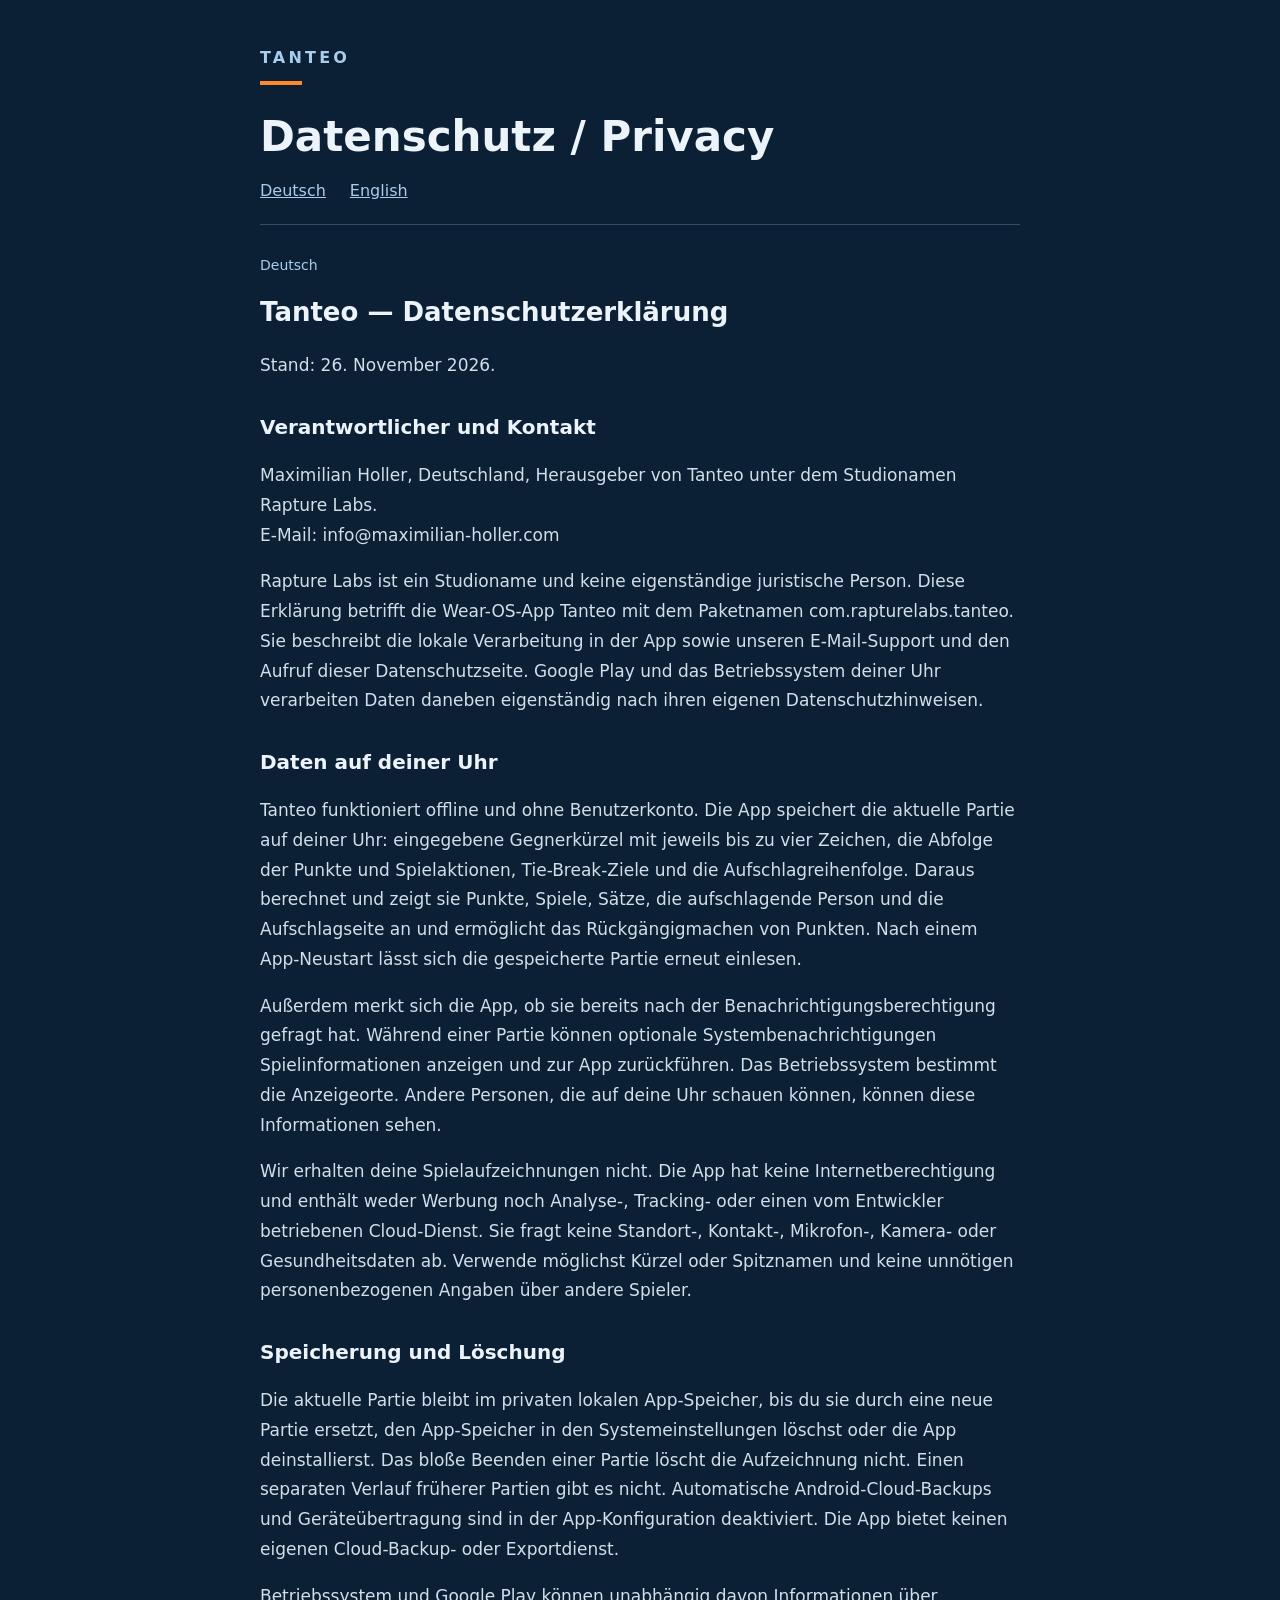
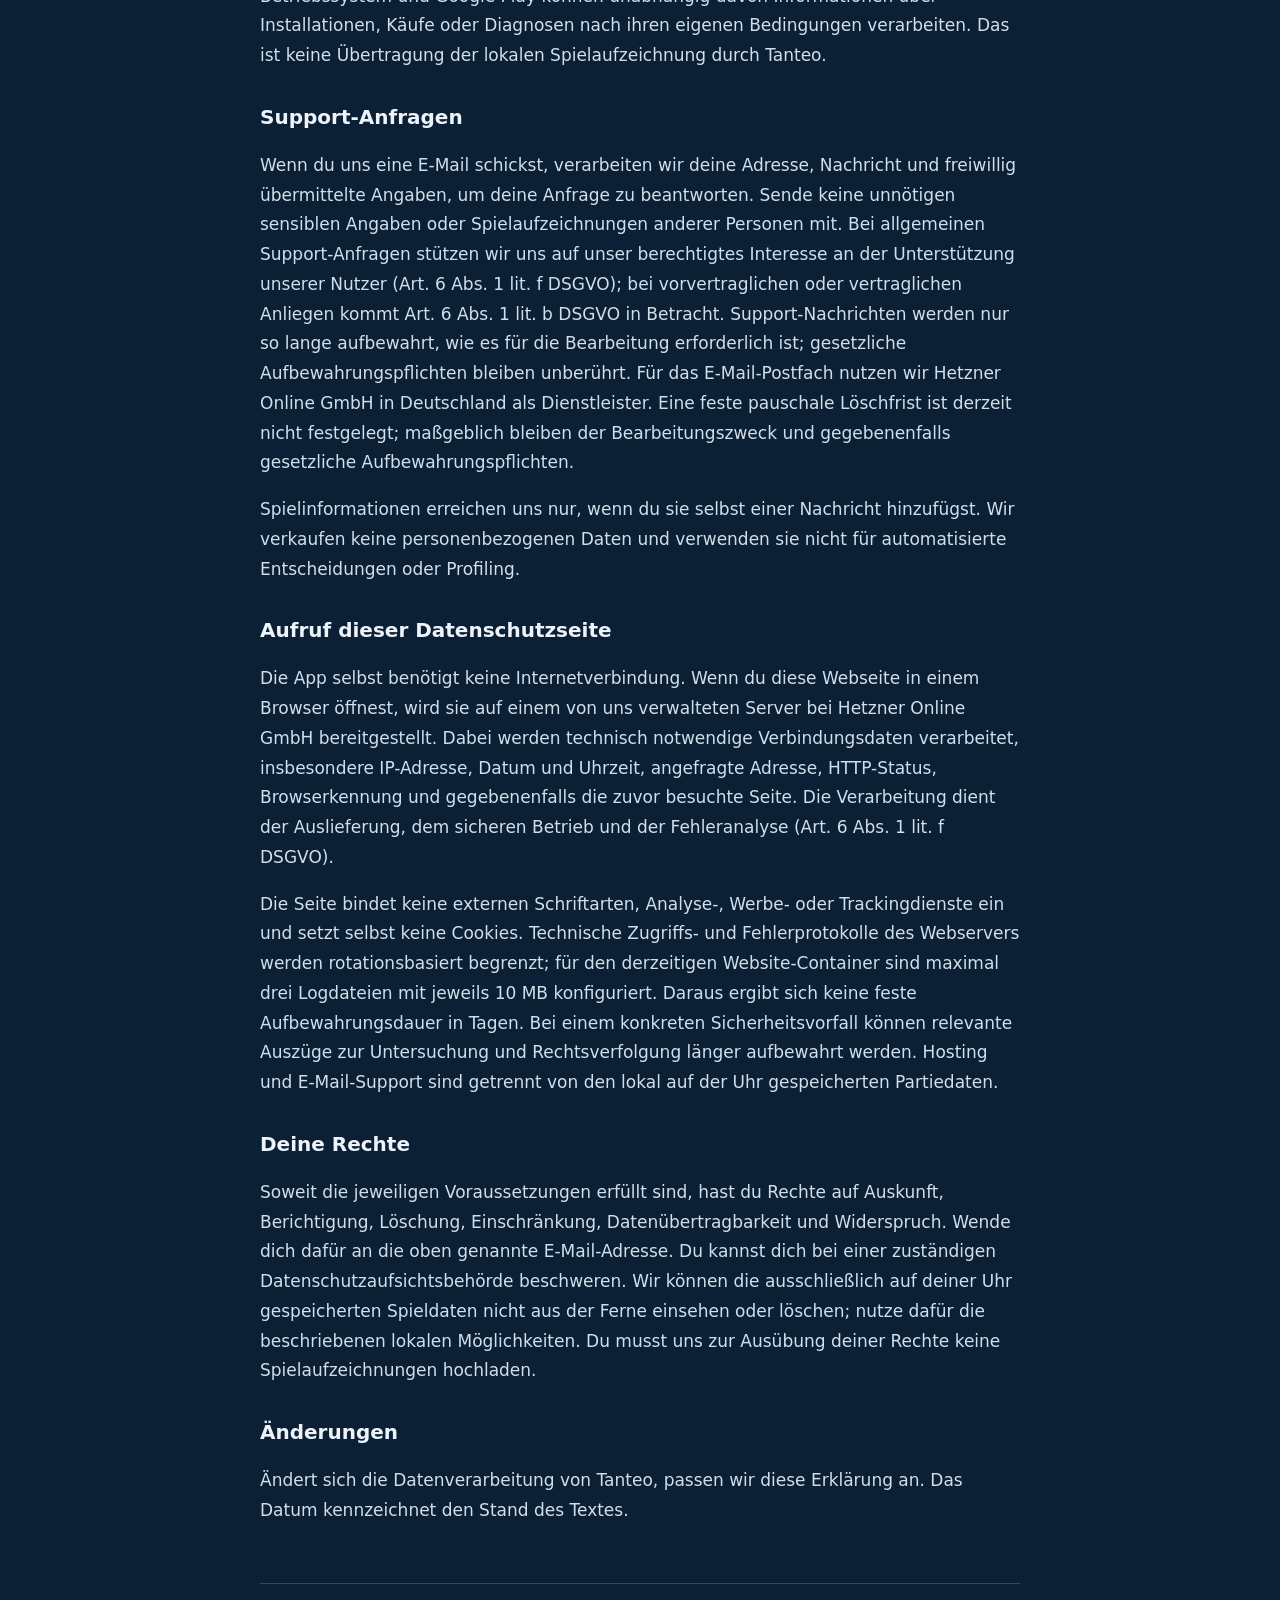
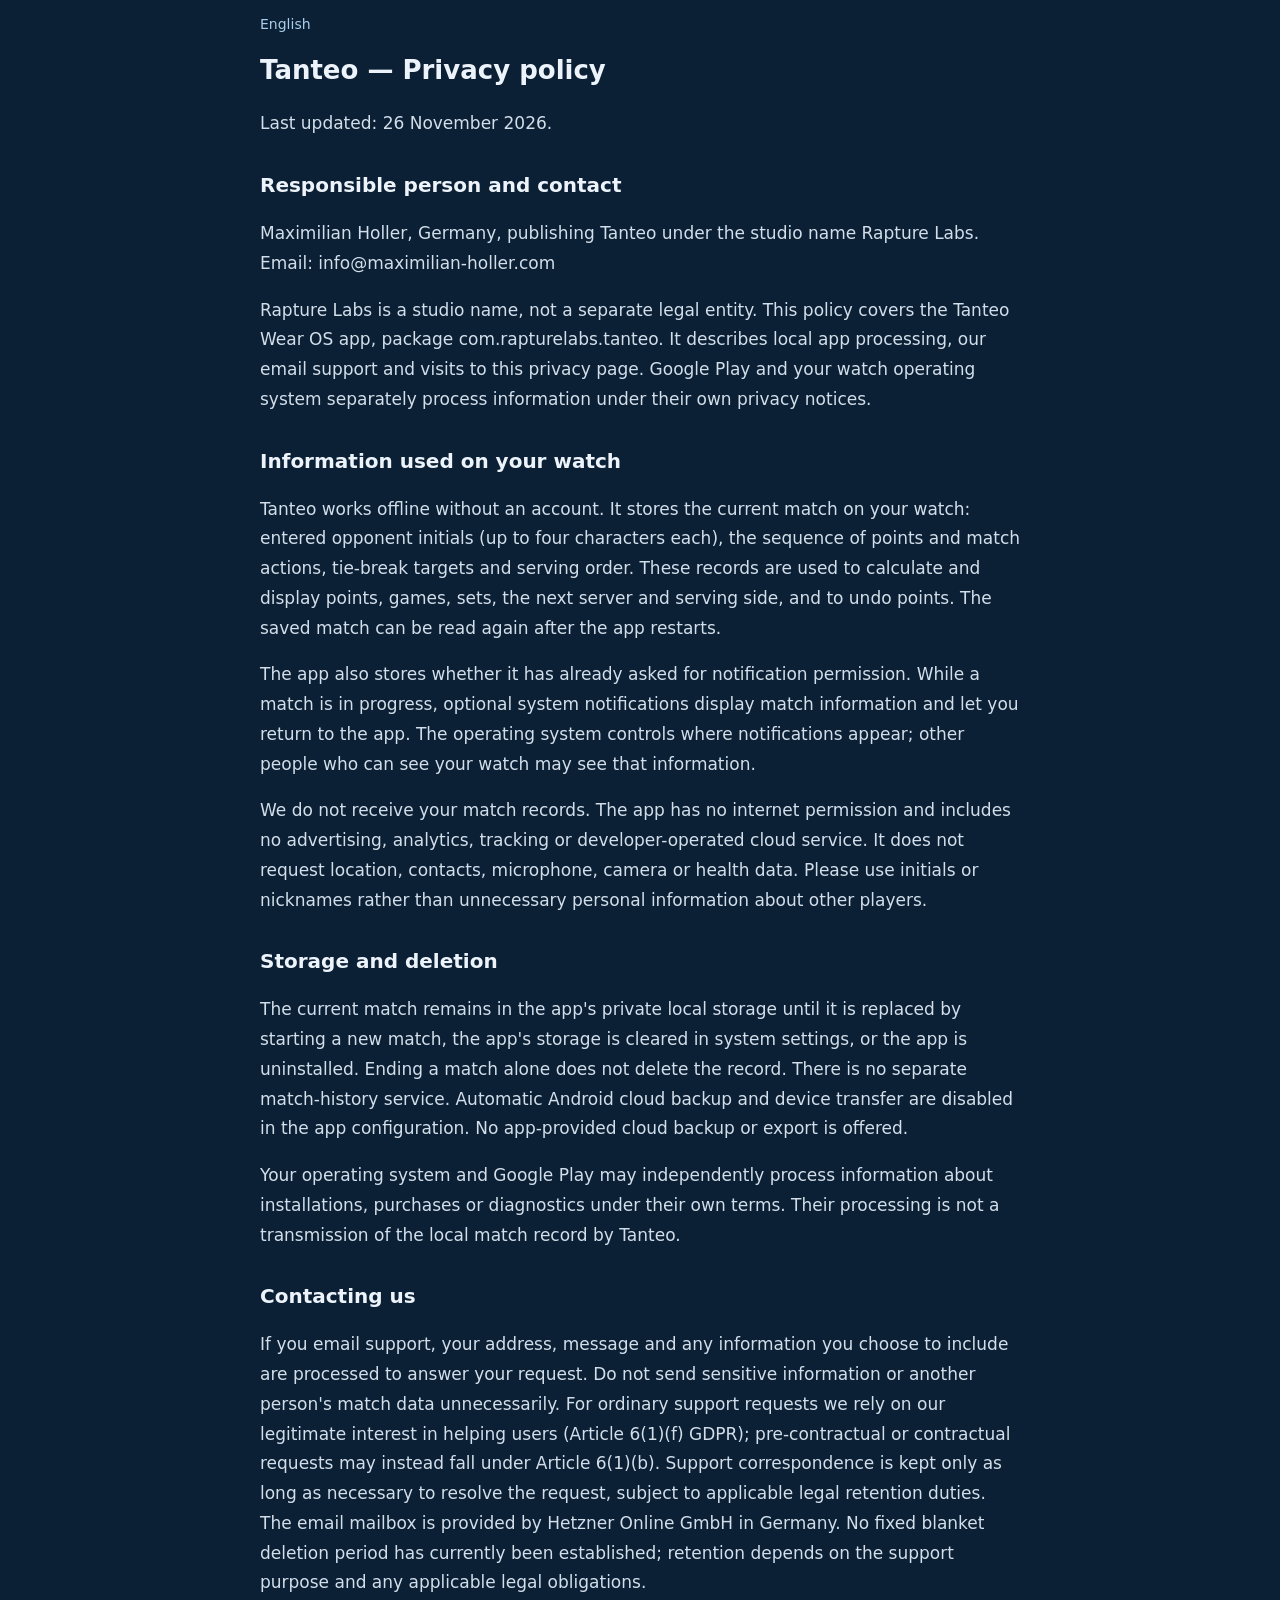
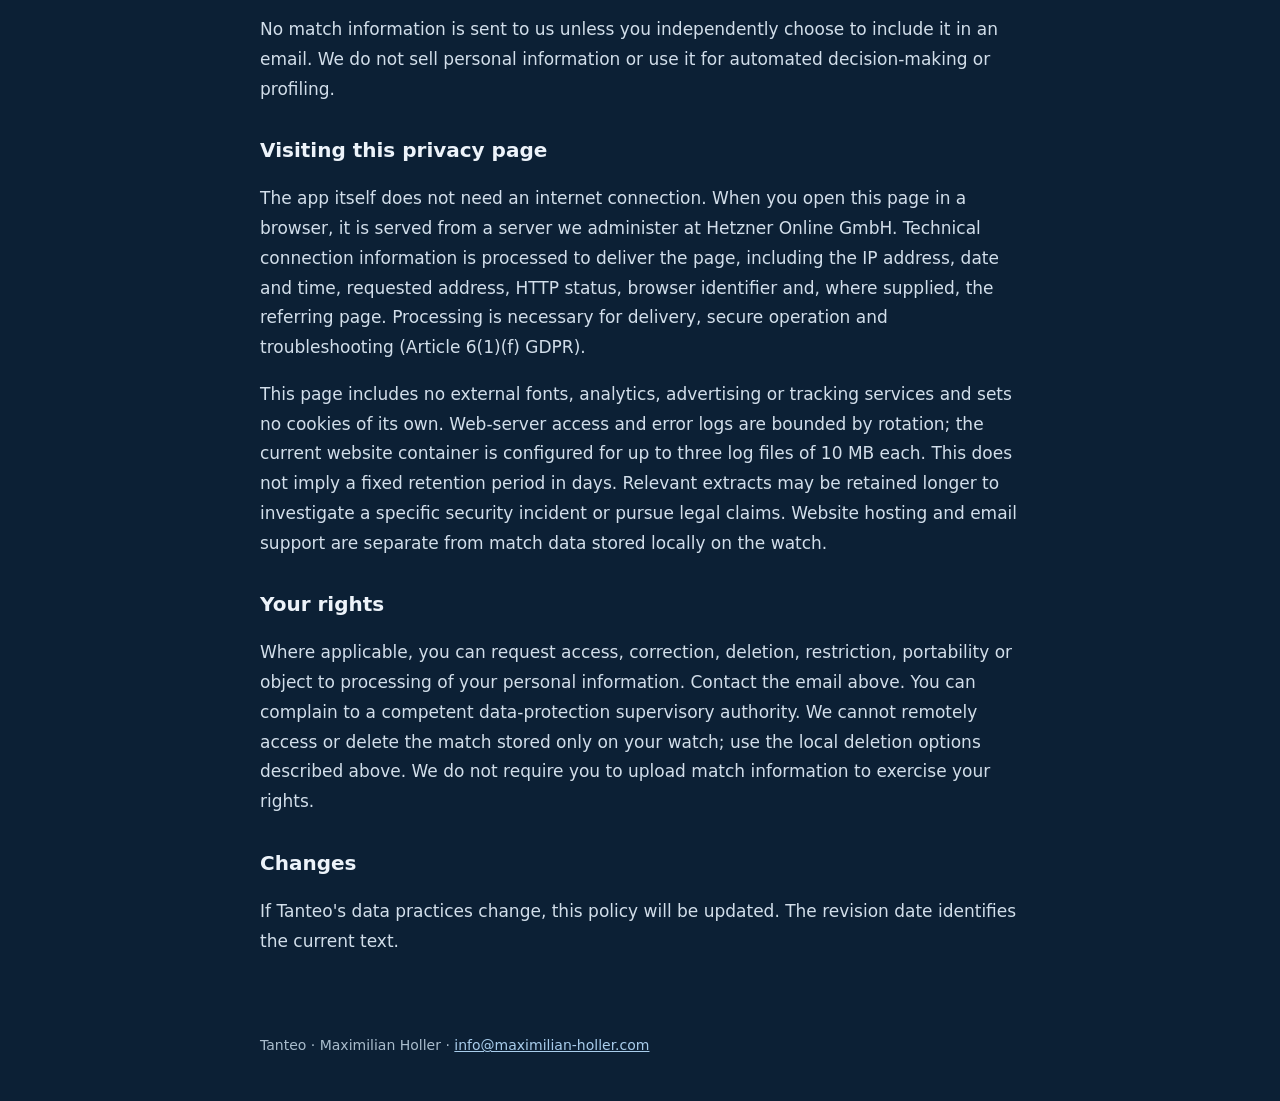
<file: tanteo/privacy/index.html>
<!doctype html>
<html lang="de"><head><meta charset="utf-8"><meta name="viewport" content="width=device-width,initial-scale=1">
<title>Tanteo – Datenschutz / Privacy</title>
<meta name="description" content="Datenschutzerklärung für Tanteo Padel Score auf Wear OS. Privacy policy for Tanteo Padel Score.">
<style>
:root{color-scheme:dark;font-family:system-ui,-apple-system,sans-serif;background:#0c2035;color:#edf3fa}*{box-sizing:border-box}body{margin:0}header,main,footer{width:min(100% - 40px,760px);margin:auto}header{padding:48px 0 24px}.brand{letter-spacing:.2em;font-weight:800;color:#a9cdec}.accent{width:42px;height:4px;background:#ff8929;margin:14px 0 28px}h1{font-size:clamp(28px,6vw,42px);line-height:1.15;margin:0 0 20px}nav a{color:#a9cdec;margin-right:24px}section{padding:30px 0 40px;border-top:1px solid #334b61}h2{font-size:26px;line-height:1.3}h3{font-size:20px;line-height:1.4;margin-top:32px}p{font-size:17px;line-height:1.75;color:#d2deea;overflow-wrap:anywhere}.language{color:#a9cdec;font-size:14px}footer{padding:24px 0 48px;color:#a9bccc;font-size:14px}a{color:#a9cdec}
</style></head><body><header><div class="brand">TANTEO</div><div class="accent"></div><h1>Datenschutz / Privacy</h1><nav aria-label="Sprache / Language"><a href="#de">Deutsch</a><a href="#en">English</a></nav></header><main><section id="de" lang="de"><span class="language">Deutsch</span><h2>Tanteo — Datenschutzerklärung</h2><p>Stand: 26. November 2026.</p><h3>Verantwortlicher und Kontakt</h3><p>Maximilian Holler, Deutschland, Herausgeber von Tanteo unter dem Studionamen Rapture Labs.<br>E-Mail: info@maximilian-holler.com</p><p>Rapture Labs ist ein Studioname und keine eigenständige juristische Person. Diese Erklärung betrifft die Wear-OS-App Tanteo mit dem Paketnamen com.rapturelabs.tanteo. Sie beschreibt die lokale Verarbeitung in der App sowie unseren E-Mail-Support und den Aufruf dieser Datenschutzseite. Google Play und das Betriebssystem deiner Uhr verarbeiten Daten daneben eigenständig nach ihren eigenen Datenschutzhinweisen.</p><h3>Daten auf deiner Uhr</h3><p>Tanteo funktioniert offline und ohne Benutzerkonto. Die App speichert die aktuelle Partie auf deiner Uhr: eingegebene Gegnerkürzel mit jeweils bis zu vier Zeichen, die Abfolge der Punkte und Spielaktionen, Tie-Break-Ziele und die Aufschlagreihenfolge. Daraus berechnet und zeigt sie Punkte, Spiele, Sätze, die aufschlagende Person und die Aufschlagseite an und ermöglicht das Rückgängigmachen von Punkten. Nach einem App-Neustart lässt sich die gespeicherte Partie erneut einlesen.</p><p>Außerdem merkt sich die App, ob sie bereits nach der Benachrichtigungsberechtigung gefragt hat. Während einer Partie können optionale Systembenachrichtigungen Spielinformationen anzeigen und zur App zurückführen. Das Betriebssystem bestimmt die Anzeigeorte. Andere Personen, die auf deine Uhr schauen können, können diese Informationen sehen.</p><p>Wir erhalten deine Spielaufzeichnungen nicht. Die App hat keine Internetberechtigung und enthält weder Werbung noch Analyse-, Tracking- oder einen vom Entwickler betriebenen Cloud-Dienst. Sie fragt keine Standort-, Kontakt-, Mikrofon-, Kamera- oder Gesundheitsdaten ab. Verwende möglichst Kürzel oder Spitznamen und keine unnötigen personenbezogenen Angaben über andere Spieler.</p><h3>Speicherung und Löschung</h3><p>Die aktuelle Partie bleibt im privaten lokalen App-Speicher, bis du sie durch eine neue Partie ersetzt, den App-Speicher in den Systemeinstellungen löschst oder die App deinstallierst. Das bloße Beenden einer Partie löscht die Aufzeichnung nicht. Einen separaten Verlauf früherer Partien gibt es nicht. Automatische Android-Cloud-Backups und Geräteübertragung sind in der App-Konfiguration deaktiviert. Die App bietet keinen eigenen Cloud-Backup- oder Exportdienst.</p><p>Betriebssystem und Google Play können unabhängig davon Informationen über Installationen, Käufe oder Diagnosen nach ihren eigenen Bedingungen verarbeiten. Das ist keine Übertragung der lokalen Spielaufzeichnung durch Tanteo.</p><h3>Support-Anfragen</h3><p>Wenn du uns eine E-Mail schickst, verarbeiten wir deine Adresse, Nachricht und freiwillig übermittelte Angaben, um deine Anfrage zu beantworten. Sende keine unnötigen sensiblen Angaben oder Spielaufzeichnungen anderer Personen mit. Bei allgemeinen Support-Anfragen stützen wir uns auf unser berechtigtes Interesse an der Unterstützung unserer Nutzer (Art. 6 Abs. 1 lit. f DSGVO); bei vorvertraglichen oder vertraglichen Anliegen kommt Art. 6 Abs. 1 lit. b DSGVO in Betracht. Support-Nachrichten werden nur so lange aufbewahrt, wie es für die Bearbeitung erforderlich ist; gesetzliche Aufbewahrungspflichten bleiben unberührt. Für das E-Mail-Postfach nutzen wir Hetzner Online GmbH in Deutschland als Dienstleister. Eine feste pauschale Löschfrist ist derzeit nicht festgelegt; maßgeblich bleiben der Bearbeitungszweck und gegebenenfalls gesetzliche Aufbewahrungspflichten.</p><p>Spielinformationen erreichen uns nur, wenn du sie selbst einer Nachricht hinzufügst. Wir verkaufen keine personenbezogenen Daten und verwenden sie nicht für automatisierte Entscheidungen oder Profiling.</p><h3>Aufruf dieser Datenschutzseite</h3><p>Die App selbst benötigt keine Internetverbindung. Wenn du diese Webseite in einem Browser öffnest, wird sie auf einem von uns verwalteten Server bei Hetzner Online GmbH bereitgestellt. Dabei werden technisch notwendige Verbindungsdaten verarbeitet, insbesondere IP-Adresse, Datum und Uhrzeit, angefragte Adresse, HTTP-Status, Browserkennung und gegebenenfalls die zuvor besuchte Seite. Die Verarbeitung dient der Auslieferung, dem sicheren Betrieb und der Fehleranalyse (Art. 6 Abs. 1 lit. f DSGVO).</p><p>Die Seite bindet keine externen Schriftarten, Analyse-, Werbe- oder Trackingdienste ein und setzt selbst keine Cookies. Technische Zugriffs- und Fehlerprotokolle des Webservers werden rotationsbasiert begrenzt; für den derzeitigen Website-Container sind maximal drei Logdateien mit jeweils 10 MB konfiguriert. Daraus ergibt sich keine feste Aufbewahrungsdauer in Tagen. Bei einem konkreten Sicherheitsvorfall können relevante Auszüge zur Untersuchung und Rechtsverfolgung länger aufbewahrt werden. Hosting und E-Mail-Support sind getrennt von den lokal auf der Uhr gespeicherten Partiedaten.</p><h3>Deine Rechte</h3><p>Soweit die jeweiligen Voraussetzungen erfüllt sind, hast du Rechte auf Auskunft, Berichtigung, Löschung, Einschränkung, Datenübertragbarkeit und Widerspruch. Wende dich dafür an die oben genannte E-Mail-Adresse. Du kannst dich bei einer zuständigen Datenschutzaufsichtsbehörde beschweren. Wir können die ausschließlich auf deiner Uhr gespeicherten Spieldaten nicht aus der Ferne einsehen oder löschen; nutze dafür die beschriebenen lokalen Möglichkeiten. Du musst uns zur Ausübung deiner Rechte keine Spielaufzeichnungen hochladen.</p><h3>Änderungen</h3><p>Ändert sich die Datenverarbeitung von Tanteo, passen wir diese Erklärung an. Das Datum kennzeichnet den Stand des Textes.</p></section><section id="en" lang="en"><span class="language">English</span><h2>Tanteo — Privacy policy</h2><p>Last updated: 26 November 2026.</p><h3>Responsible person and contact</h3><p>Maximilian Holler, Germany, publishing Tanteo under the studio name Rapture Labs.<br>Email: info@maximilian-holler.com</p><p>Rapture Labs is a studio name, not a separate legal entity. This policy covers the Tanteo Wear OS app, package com.rapturelabs.tanteo. It describes local app processing, our email support and visits to this privacy page. Google Play and your watch operating system separately process information under their own privacy notices.</p><h3>Information used on your watch</h3><p>Tanteo works offline without an account. It stores the current match on your watch: entered opponent initials (up to four characters each), the sequence of points and match actions, tie-break targets and serving order. These records are used to calculate and display points, games, sets, the next server and serving side, and to undo points. The saved match can be read again after the app restarts.</p><p>The app also stores whether it has already asked for notification permission. While a match is in progress, optional system notifications display match information and let you return to the app. The operating system controls where notifications appear; other people who can see your watch may see that information.</p><p>We do not receive your match records. The app has no internet permission and includes no advertising, analytics, tracking or developer-operated cloud service. It does not request location, contacts, microphone, camera or health data. Please use initials or nicknames rather than unnecessary personal information about other players.</p><h3>Storage and deletion</h3><p>The current match remains in the app&#x27;s private local storage until it is replaced by starting a new match, the app&#x27;s storage is cleared in system settings, or the app is uninstalled. Ending a match alone does not delete the record. There is no separate match-history service. Automatic Android cloud backup and device transfer are disabled in the app configuration. No app-provided cloud backup or export is offered.</p><p>Your operating system and Google Play may independently process information about installations, purchases or diagnostics under their own terms. Their processing is not a transmission of the local match record by Tanteo.</p><h3>Contacting us</h3><p>If you email support, your address, message and any information you choose to include are processed to answer your request. Do not send sensitive information or another person&#x27;s match data unnecessarily. For ordinary support requests we rely on our legitimate interest in helping users (Article 6(1)(f) GDPR); pre-contractual or contractual requests may instead fall under Article 6(1)(b). Support correspondence is kept only as long as necessary to resolve the request, subject to applicable legal retention duties. The email mailbox is provided by Hetzner Online GmbH in Germany. No fixed blanket deletion period has currently been established; retention depends on the support purpose and any applicable legal obligations.</p><p>No match information is sent to us unless you independently choose to include it in an email. We do not sell personal information or use it for automated decision-making or profiling.</p><h3>Visiting this privacy page</h3><p>The app itself does not need an internet connection. When you open this page in a browser, it is served from a server we administer at Hetzner Online GmbH. Technical connection information is processed to deliver the page, including the IP address, date and time, requested address, HTTP status, browser identifier and, where supplied, the referring page. Processing is necessary for delivery, secure operation and troubleshooting (Article 6(1)(f) GDPR).</p><p>This page includes no external fonts, analytics, advertising or tracking services and sets no cookies of its own. Web-server access and error logs are bounded by rotation; the current website container is configured for up to three log files of 10 MB each. This does not imply a fixed retention period in days. Relevant extracts may be retained longer to investigate a specific security incident or pursue legal claims. Website hosting and email support are separate from match data stored locally on the watch.</p><h3>Your rights</h3><p>Where applicable, you can request access, correction, deletion, restriction, portability or object to processing of your personal information. Contact the email above. You can complain to a competent data-protection supervisory authority. We cannot remotely access or delete the match stored only on your watch; use the local deletion options described above. We do not require you to upload match information to exercise your rights.</p><h3>Changes</h3><p>If Tanteo&#x27;s data practices change, this policy will be updated. The revision date identifies the current text.</p></section></main><footer>Tanteo · Maximilian Holler · <a href="mailto:info@maximilian-holler.com">info@maximilian-holler.com</a></footer></body></html>
</file>
